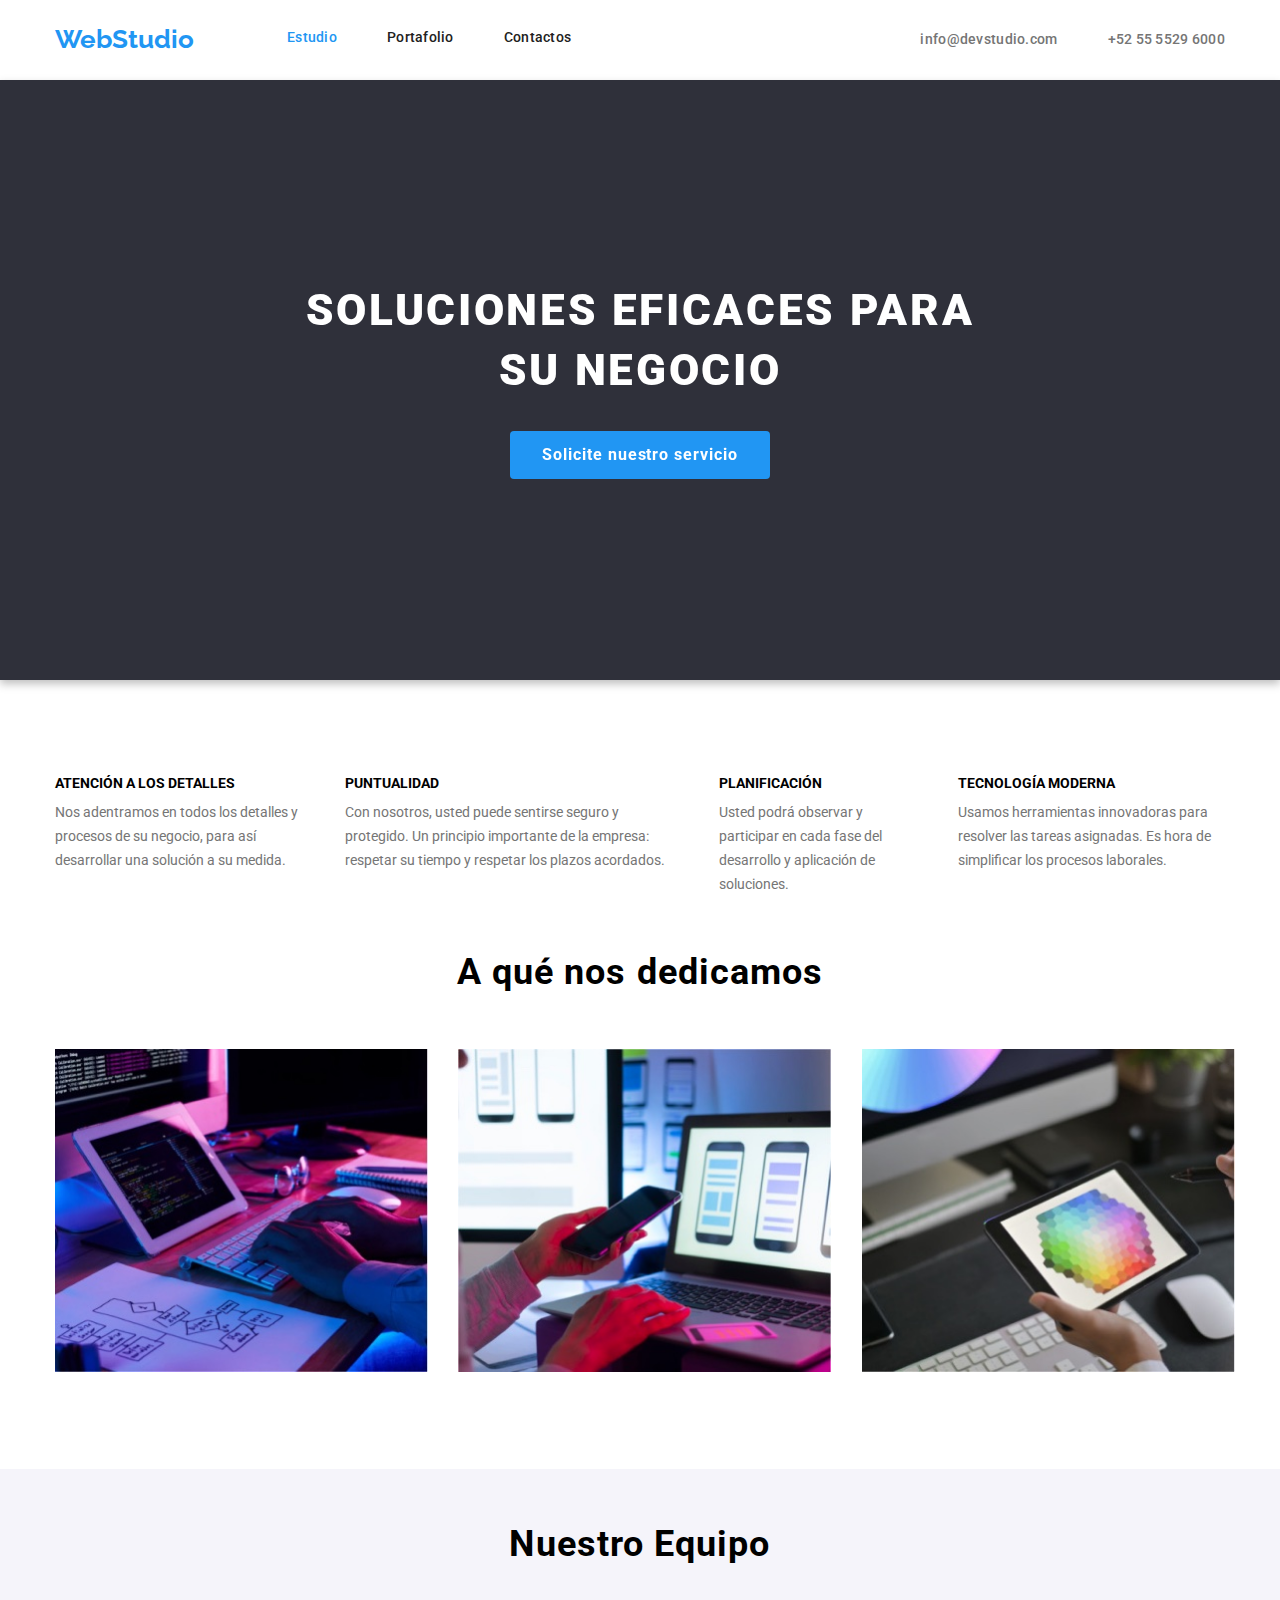
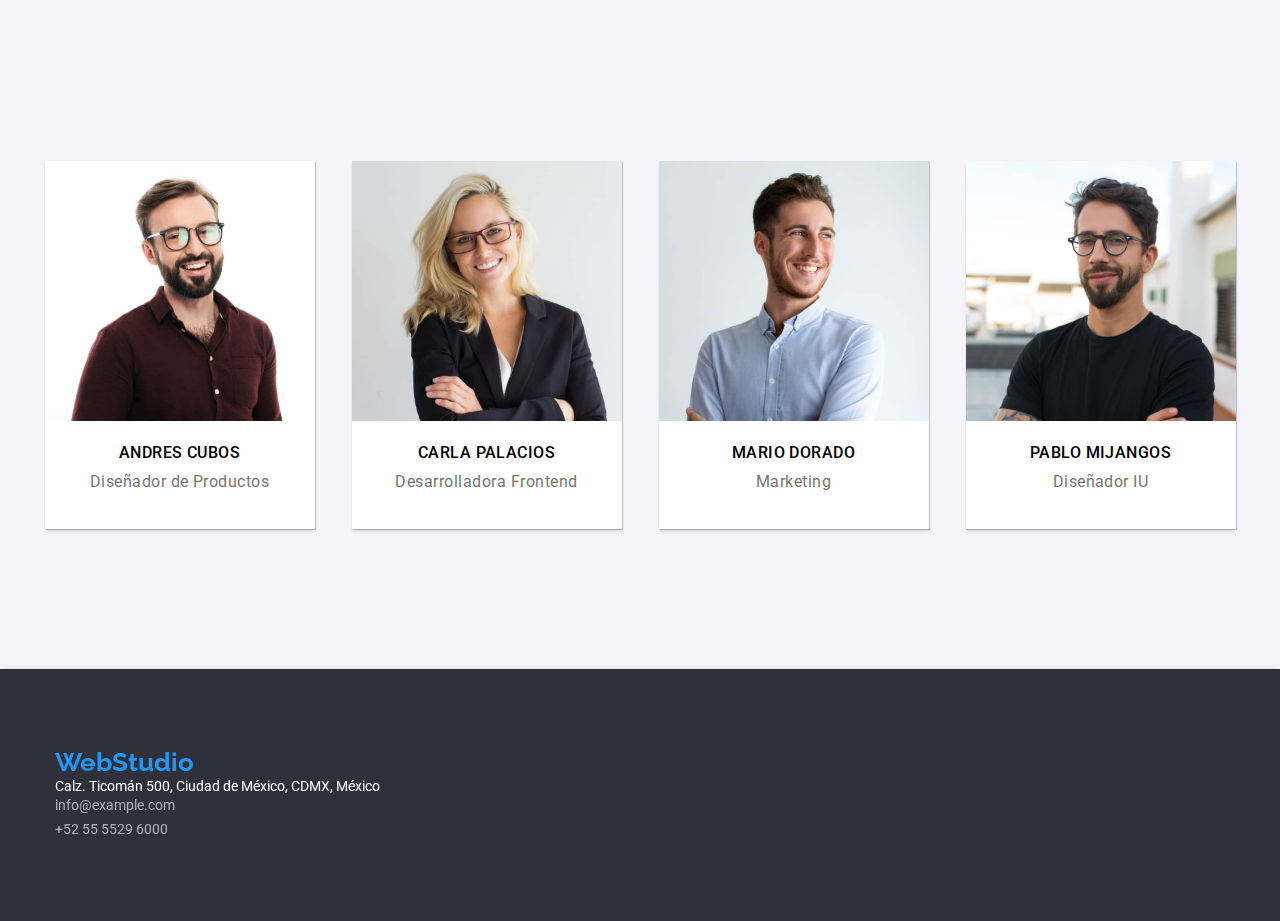
<file: index.html>
<!DOCTYPE html>
<html lang="en">
  <head>
    <meta charset="UTF-8" />
    <meta http-equiv="X-UA-Compatible" content="IE=edge" />
    <meta name="viewport" content="width=device-width, initial-scale=1.0" />
    <title>Document</title>
    <link
    rel="stylesheet"
    href="https://cdnjs.cloudflare.com/ajax/libs/modern-normalize/1.0.0/modern-normalize.min.css"
  />
    <link rel="stylesheet" href="./css/styles.css" />
  </head>

  <body>
    <header class="container headb">
      <div class="cont_nav">
      <a class="logo" href="./index.html"> WebStudio</a>
      <nav>
        <ul class="surf">
          <li><a class="active" href="./index.html"> Estudio </a></li>
          <li><a href="./portfolio.html"> Portafolio </a></li>
          <li><a href="#"> Contactos </a></li>
        </ul>
      </nav>
      </div>

      <!--Contacto-->
      <div class="contact"> 
      <ul class="contact_li">
        <li><a href="mailto:info@devstudio.com"> info@devstudio.com</a></li>
        <li><a href="tel:+525555296000">+52 55 5529 6000</a></li>
      </ul>
      </div>
    </header>

    <main>
      <!--Principal-->
      <section class="margin1">
        <h1>SOLUCIONES EFICACES PARA SU NEGOCIO</h1>
        <button class="servicebutton" type="button">
          Solicite nuestro servicio
        </button>
      </section>

      <!--Caracteristicas-->
      <section class="container">
        <ul class="services">
          <li>
            <h3>Atención a los detalles</h3>
            <p class="text">
              Nos adentramos en todos los detalles y procesos de su negocio,
              para así desarrollar una solución a su medida.
            </p>
          </li>
          <li>
            <h3>Puntualidad</h3>
            <p class="text">
              Con nosotros, usted puede sentirse seguro y protegido. Un
              principio importante de la empresa: respetar su tiempo y respetar
              los plazos acordados.
            </p>
          </li>
          <li>
            <h3>Planificación</h3>
            <p class="text">
              Usted podrá observar y participar en cada fase del desarrollo y
              aplicación de soluciones.
            </p>
          </li>
          <li>
            <h3>Tecnología Moderna</h3>
            <p class="text">
              Usamos herramientas innovadoras para resolver las tareas
              asignadas. Es hora de simplificar los procesos laborales.
            </p>
          </li>
        </ul>
      </section>

      <!--Sección 1-->
      <section class="container">
        <h2>A qué nos dedicamos</h2>
        <ul class="Cont_Img">
          <li>
            <img
              src="./images/img_1.jpg"
              alt="Analis de Información"
              width="373"
            />
          </li>
          <li>
            <img src="./images/img_2.jpg" alt="Diseñar App" width="373" />
          </li>
          <li>
            <img src="./images/img_3.jpg" alt="Desarrollo Visual" width="373" />
          </li>
        </ul>
      </section>

      <!--Seccion 2-->
      <section>
        <div class="backtems">
        <h2>Nuestro Equipo</h2>
        </div>
        <div class="containerteam">
        <ul class="team">
          <li class="boxteam"> 
            <img src="./images/img_4.jpg" alt="Andres Cubo" width="270" />
            <h3 class="partner">Andres Cubos</h3>
            <p class="job">Diseñador de Productos</p>
          </li>
          <li class="boxteam">
            <img src="./images/img_5.jpg" alt="Carla Palacios" width="270" />
            <h3 class="partner">Carla Palacios</h3>
            <p class="job">Desarrolladora Frontend</p>
          </li>
          <li class="boxteam">
            <img src="./images/img_6 .jpg" alt="Mario Dorado" width="270" />
            <h3 class="partner">Mario Dorado</h3>
            <p class="job">Marketing</p>
          </li>
          <li class="boxteam">
            <img src="./images/img_7 .jpg" alt="Pablo Mijangos" width="270" />
            <h3 class="partner">Pablo Mijangos</h3>
            <p class="job">Diseñador IU</p>
          </li>
        </ul>
        </div>
      </section>
    </main>

    <footer class="marginfooter">
      <a class="logo container" href="./index.html"> WebStudio </a>
      <address class="container">
        <ul>
          <li>
            <a
              rel="noreferrer noopener"
              target="_blank"
              href="https://www.google.com/maps/place/Calz.+Ticom%C3%A1n+500,+Lindavista,+Gustavo+A.+Madero,+07369+Ciudad+de+M%C3%A9xico,+CDMX,+M%C3%A9xico/@19.4948589,-99.1243249,17z/data=!3m1!4b1!4m5!3m4!1s0x85d1f997c8db1d8f:0xbf5f80afae8e3378!8m2!3d19.4948539!4d-99.1221362?hl=es"
              >Calz. Ticomán 500, Ciudad de México, CDMX, México</a
            >
          </li>
          <li>
            <a class="mt" href="mailto:info@example.com"> info@example.com </a>
          </li>
          <li><a class="mt" href="tel:+525555296000"> +52 55 5529 6000 </a></li>
        </ul>
      </address>
    </footer>
  </body>
</html>
</file>
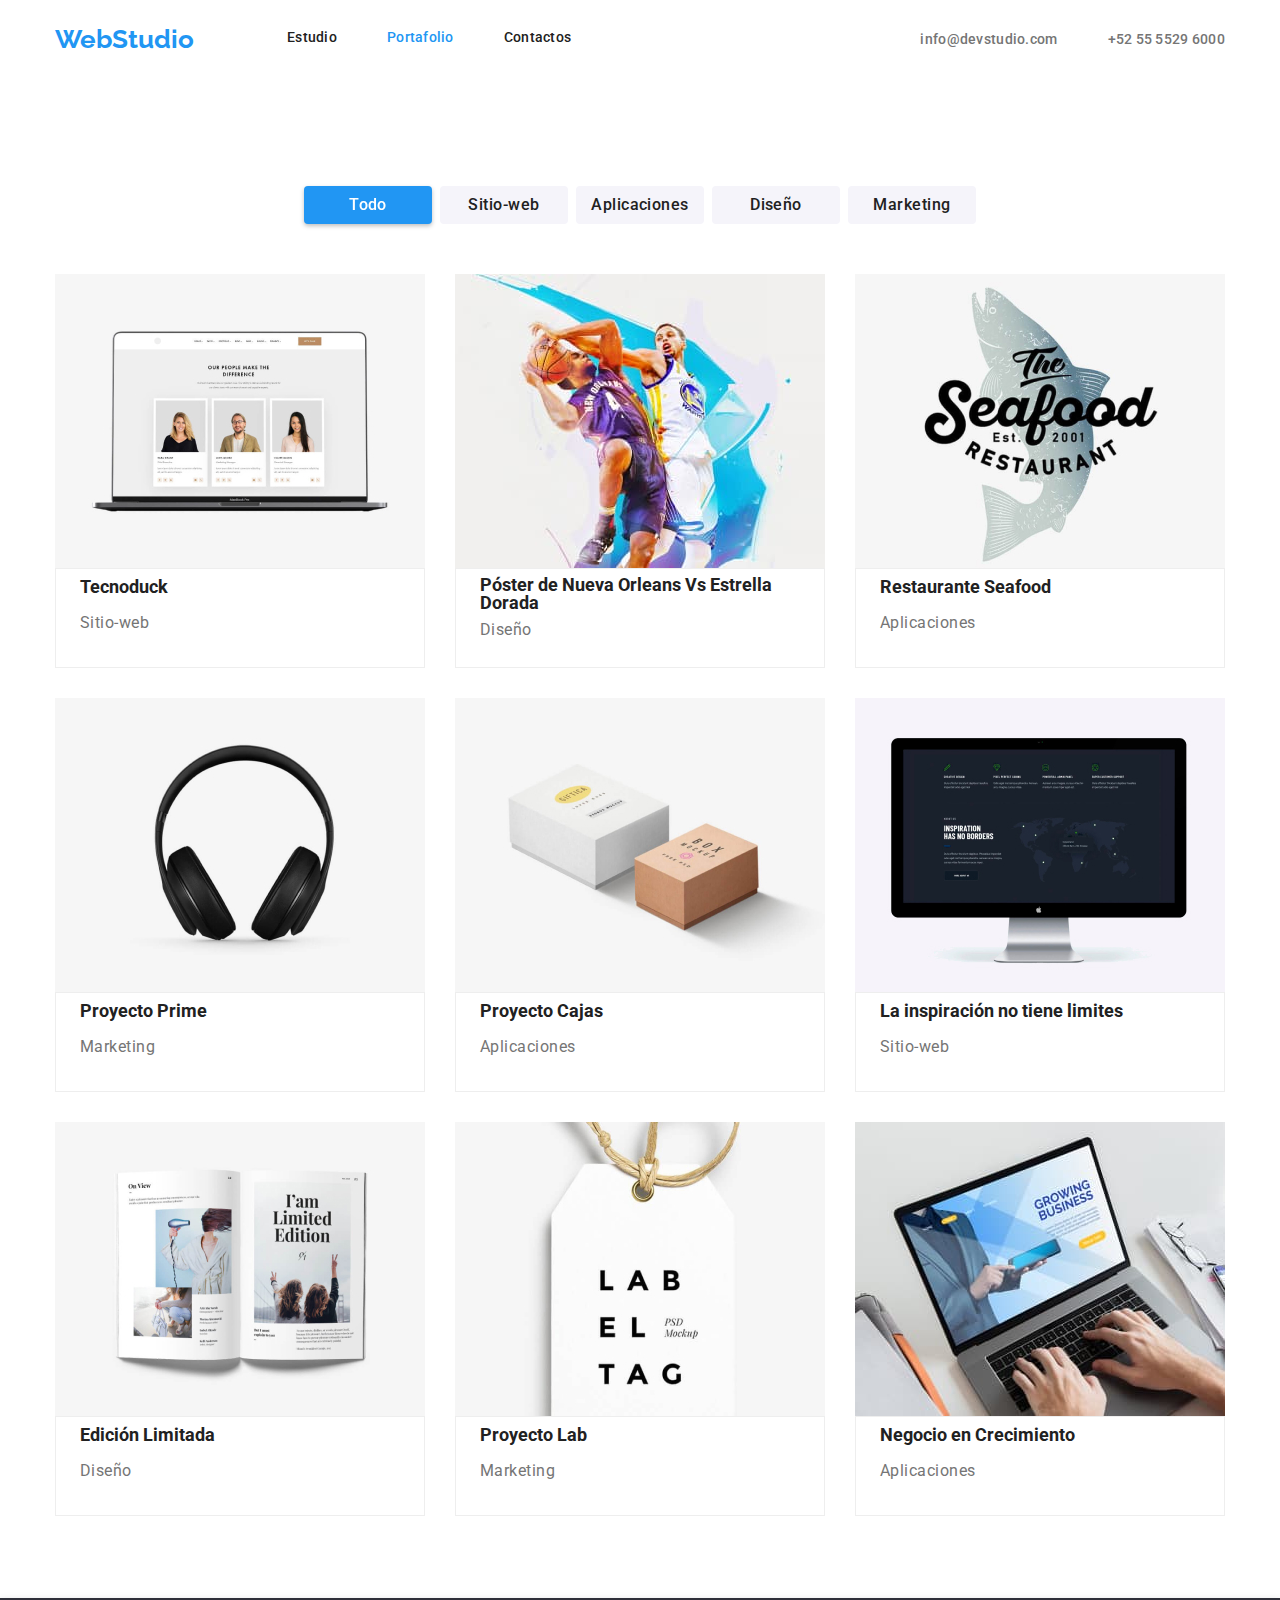
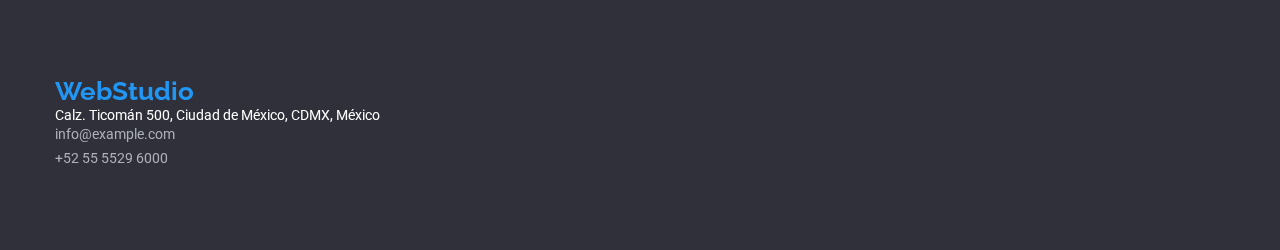
<file: portfolio.html>
<!DOCTYPE html>
<html lang="en">
  <head>
    <meta charset="UTF-8" />
    <meta http-equiv="X-UA-Compatible" content="IE=edge" />
    <meta name="viewport" content="width=device-width, initial-scale=1.0" />
    <title>Document</title>
    <link
    rel="stylesheet"
    href="https://cdnjs.cloudflare.com/ajax/libs/modern-normalize/1.0.0/modern-normalize.min.css"
  />
    <link rel="stylesheet" href="./css/styles.css" />
  </head>

  <body>
    <header class="container headb">
      <div class="cont_nav">
      <a class="logo" href="./index.html"> WebStudio</a>
      <nav>
        <ul class="surf">
          <li><a href="./index.html"> Estudio </a></li>
          <li><a class="active" href="./portfolio.html"> Portafolio </a></li>
          <li><a href="#"> Contactos </a></li>
        </ul>
      </nav>
      </div>

      <!--Contacto-->
      <div class="contact"> 
      <ul class="contact_li">
        <li><a href="mailto:info@devstudio.com"> info@devstudio.com</a></li>
        <li><a href="tel:+525555296000">+52 55 5529 6000</a></li>
      </ul>
      </div>
    </header>
  
    <main>
      <!--Servicios-->
      <section>
        <ul class="container button_ser ">
          <li>
            <button class="buttonpro activebutton" type="button">Todo</button>
          </li>
          <li>
            <button class="buttonpro" type="button">Sitio-web</button>
          </li>
          <li>
            <button class="buttonpro" type="button">Aplicaciones</button>
          </li>
          <li>
            <button class="buttonpro" type="button">Diseño</button>
          </li>
          <li>
            <button class="buttonpro" type="button">Marketing</button>
          </li>
        </ul>
        <!--Portafolio de Servicios-->
        <ul class="projects container">
          <li class="box_service">
            <img
              src="./images/img_8.jpg"
              alt="Sitio-web_Tecnoduck"
              width="370"
            />
            <div class="box_element">
            <h3 class="products">Tecnoduck</h3>
            <p class="job">Sitio-web</p>
            </div>
            
          </li>
          <li class="box_service">
            <img src="./images/img_9.jpg" alt="Diseño_Poster" width="370" />
            <div class="box_element">
            <h3 class="products productsd">Póster de Nueva Orleans Vs Estrella Dorada</h3>
            <p class="job">Diseño</p>
            </div>
          </li>
          <li>
            <img
              src="./images/img_10.jpg"
              alt="Aplicaciones_Restaurante_Seafood"
              width="370"
            />
            <div class="box_element">
            <h3 class="products">Restaurante Seafood</h3>
            <p class="job">Aplicaciones</p>
            </div>
          </li>
          <li>
            <img
              src="./images/img_11.jpg"
              alt="Marketing_Proyecto_Prime"
              width="370"
            />
            <div class="box_element">
            <h3 class="products">Proyecto Prime</h3>
            <p class="job">Marketing</p>
            </div>
          </li>
          <li>
            <img
              src="./images/img_12.jpg"
              alt="Aplicaciones_Proyecto_cajas"
              width="370"
            />
            <div class="box_element">
            <h3 class="products">Proyecto Cajas</h3>
            <p class="job">Aplicaciones</p>
            </div>
          </li>
          <li>
            <img
              src="./images/img_13.jpg"
              alt="Sitio-web_La inspiracion no tiene limites"
              width="370"
            />
            <div class="box_element">
            <h3 class="products">La inspiración no tiene limites</h3>
            <p class="job">Sitio-web</p>
            </div>
          </li>
          <li>
            <img src="./images/img_14.jpg" alt="Diseño_Revista" width="370" />
            <div class="box_element">
            <h3 class="products">Edición Limitada</h3>
            <p class="job">Diseño</p>
            </div>
          </li>
          <li>
            <img
              src="./images/img_15.jpg"
              alt="Marketing_ProyectoLab"
              width="370"
            />
            <div class="box_element">
            <h3 class="products">Proyecto Lab</h3>
            <p class="job">Marketing</p>
            </div>
          </li>
          <li>
            <img
              src="./images/img_16.jpg"
              alt="Aplicaciones_NegocioenCrecimiento"
              width="370"
            />
            <div class="box_element">
            <h3 class="products">Negocio en Crecimiento</h3>
            <p class="job">Aplicaciones</p>
            </div>
          </li>
        </ul>
      </section>
    </main>

    <footer class="marginfooter Marginfp">
      <a class="logo container" href="./index.html"> WebStudio </a>
      <address class="container">
        <ul>
          <li>
            <a
              rel="noreferrer noopener"
              target="_blank"
              href="https://www.google.com/maps/place/Calz.+Ticom%C3%A1n+500,+Lindavista,+Gustavo+A.+Madero,+07369+Ciudad+de+M%C3%A9xico,+CDMX,+M%C3%A9xico/@19.4948589,-99.1243249,17z/data=!3m1!4b1!4m5!3m4!1s0x85d1f997c8db1d8f:0xbf5f80afae8e3378!8m2!3d19.4948539!4d-99.1221362?hl=es"
              >Calz. Ticomán 500, Ciudad de México, CDMX, México</a
            >
          </li>
          <li>
            <a class="mt" href="mailto:info@example.com"> info@example.com </a>
          </li>
          <li><a class="mt" href="tel:+525555296000"> +52 55 5529 6000 </a></li>
        </ul>
      </address>
    </footer>
    </div>
  </body>
</html>
</file>
<file: css/styles.css>
@import url("https://fonts.googleapis.com/css2?family=Raleway:wght@700&family=Roboto:wght@400;500;700;900&display=swap");

:root {
  --brandcolor: #2196f3;
  --basecolor: #212121;
}

h1, h2, h3, p, ul {
  margin: 0;
  padding: 0;
}

body {
  font-family: "Roboto", sans-serif;
  font-weight: 400;
  font-size: 14px;
}

.contact li {
  font-weight: 500;
  color: #757575;
  line-height: 1.7142;
  letter-spacing: 0.02em;
  padding: 0px;
}

.surf {
  font-weight: 500;
  color: var(--basecolor);
  display: flex;
  gap: 50px;
}

a:link {
  text-decoration: none;
  color: currentcolor;
}

a:visited {
  color: currentColor;
  text-decoration: none;
  line-height: 1.7;
}

a:hover {
  color: var(--brandcolor);
  text-decoration: none;
}

footer .logo,
header .logo {
  font-family: "Raleway", sans-serif;
  font-weight: 700;
  font-size: 26px;
  text-decoration: none;
  color: var(--brandcolor);
  display: flex;
  align-items: center;
  margin: 0px;
  padding-right: 93px;
}

h1 {
  font-weight: 900;
  font-size: 44px;
  color: #ffffff;
  width: 696px;
  display: block;
  margin: 0 auto;
  padding: 0px;
  padding-bottom: 30px;
  line-height: 1.363;
  text-align: center;
  letter-spacing: 0.06em;
  text-transform: uppercase;
}

h2 {
  font-weight: 700;
  font-size: 36px;
  padding-bottom: 55px;
  padding-top: 55px;
  line-height: 1.166em;
  text-align: center;
  letter-spacing: 0.03em;
}

.partner {
  font-weight: 500;
  font-size: 16px;
  text-align: center;
  line-height: 18.75px;
  letter-spacing: 0.03em;
  text-transform: uppercase;
  margin-top: 20px;
  margin-bottom: 5px;
}

.services{
  display: flex;
  justify-content: space-evenly;
  justify-content: left;
  padding-top: 95px;
  gap: 37px;
}


.services h3 {
  font-weight: 700;
  font-size: 14px;
  line-height: 16.41px;
  font-family: "Roboto", sans-serif;
  text-transform:uppercase;
}

.buttonpro {
  background-color: #f5f4fa;
  color: var(--basecolor);
  font-size: 16px;
  border: none;
  cursor: pointer;
  border-radius: 4px;
  font-family: "Roboto", sans-serif;
  line-height: 1.6;
  font-weight: 500;
  text-align: center;
  letter-spacing: 0.03em;
  width: 128px;
  gap: 8px;
  height: 38px;
}

.buttonpro:hover {
  background-color: var(--brandcolor);
  color: #ffffff;
  filter: drop-shadow(0px 2px 2px rgba(7, 7, 7, 0.12));
}

.activebutton {
  background-color: var(--brandcolor);
  color: #ffffff;
  filter: drop-shadow(0px 2px 2px rgba(0,0,0,0.25));
}

.servicebutton {
  background-color: var(--brandcolor);
  color: #ffffff;
  cursor: pointer;
  border: 15px;
  font-size: 16px;
  font-weight: 700;
  font-family: "Roboto", sans-serif;
  line-height: 1.8;
  justify-content: center;
  display: flex;
  align-items: center;
  text-align: center;
  letter-spacing: 0.06em;
  border-radius: 4px;
  gap: 10px;
}

address {
  text-decoration: none;
  font-style: normal;
  color: #ffffff;
  display: flex;
  align-items: center;
  margin: 0px;
  padding: 0px;

}

.products {
  font-weight: 700;
  font-size: 18px;
  color: var(--basecolor);
  line-height: 2;
}

.productsd{
  line-height: 1;
  margin-top: 7px;
  

}
.projects{
  display: flex;
  flex-wrap: wrap;
  gap: 30px;


  }

.projects li {
  cursor: pointer;
}

.margin1 {
  background-color: #2f303a;
  height: 600px;
  display: flex;
  flex-direction: column;
  justify-content: center;
  align-items: center;
  filter: drop-shadow(0px 4px 4px rgba(0,0,0,0.25))
  }

.margin2 {
  background-color: #f5f4fa;
  height: 648px;
  display: flex;
  margin: 0;

}

.team {
  display: flex;
  justify-content: center;
  gap: 37px;
}

ul {
  list-style-type: none;
}

header .active {
  color: var(--brandcolor);
}

footer .mt {
  color: #afb1b8;
  line-height: 1.7;
  font-size: 14px;
  font-weight: 400;
}

.mt:hover {
  color: var(--brandcolor);
  text-decoration: none;
}

.text {
  line-height: 1.7;
  color: #757575;
  margin-top: 10px;
}

.container{
  width: 1200px;
  margin: 0 auto;
  padding-left: 15px;
  padding-right: 15px;
}
.containerteam{
  background-color: #F5F4FA;
  height: 648px;
  display: flex;
  justify-content: center;
  align-items: center;
  margin: 0px;
}
.boxteam{
  background-color: #ffffff;
  height: 368px;
  width: 270px;
  gap: 50px;
  box-shadow: 0px 1px 1px rgba(0, 0, 0, 0.12), 0px 4px 4px rgba(0, 0, 0, 0.06), 1px 1px 1px rgba(0, 0, 0, 0.16);
}

.headb {
  background: #ffffff;
  display: flex;
  justify-content: space-between;
  height: 80px;
  align-items: center;
}

.cont_nav {
  display: flex;
}
.surf a{
  text-decoration: none;
  font-weight: 500;
  font-size: 14px;
  line-height: 1.7142em;
  letter-spacing: 0.02em;

}

.contact{
  display: flex;
}
.contact_li{
  display: flex;
  gap: 50px;
}

.Cont_Img {
display: flex;
gap: 30.26px;
padding: 0;
}


.button_ser{
  align-items: center;
  justify-content: center;
  display: flex;
  gap: 8px ;
  padding-bottom: 50px;
  padding-top: 106px;
}
.box_service{
width:370px ;

}

.projects>li{
  background: #ffffff;
  line-height: 0;
}
.box_element{
  border: 1px solid #EEEEEE;
  height: 100px;
}

.projects>li:hover{
  box-shadow: 0px 1px 1px rgba(0, 0, 0, 0.12), 0px 4px 4px rgba(0, 0, 0, 0.06), 1px 1px 1px rgba(0, 0, 0, 0.16);
}
.job {
  font-weight: 400;
  font-size: 16px;
  color: #757575;
  line-height: 1.8;
  letter-spacing: 0.03em;
  text-align: center;
  margin: 0px;
}

.projects .job{
  text-align:left;
  margin-left:24px;
  margin-bottom: 20px;
}
.projects .products{
  text-align: left;
  margin-left: 24px;
  margin-bottom: 4px;
}
.marginfooter {
  background-color: #2f303a;
  height: 252px;
  display: flex;
  flex-direction: column;
  justify-content: center;
  align-items: center;
  filter: drop-shadow(0px 4px 4px rgba(0,0,0,0.25))
}
.Marginfp{
  margin-top: 82px;
}
.backtems{
  background-color: #F5F4FA;
  margin-top: 94px;
}

.servicebutton{
  padding: 10px 32px;
}
</file>
